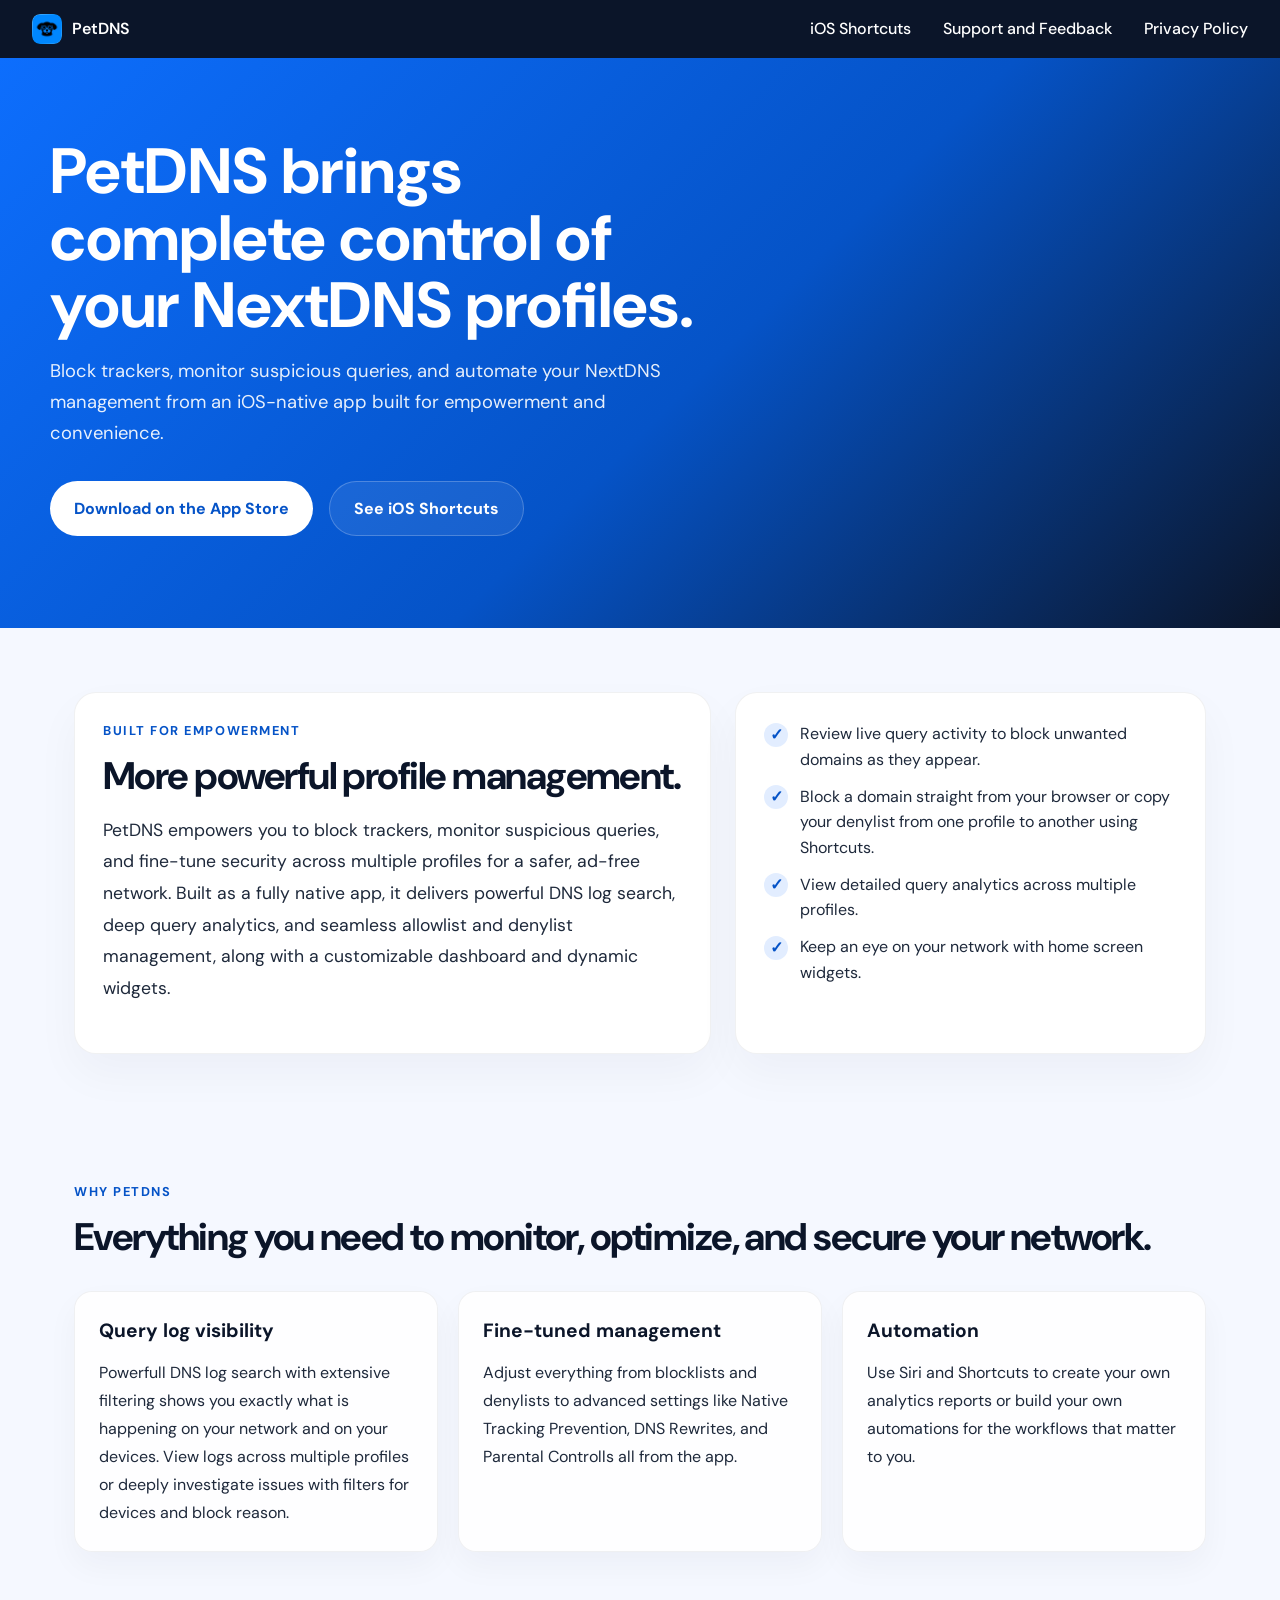
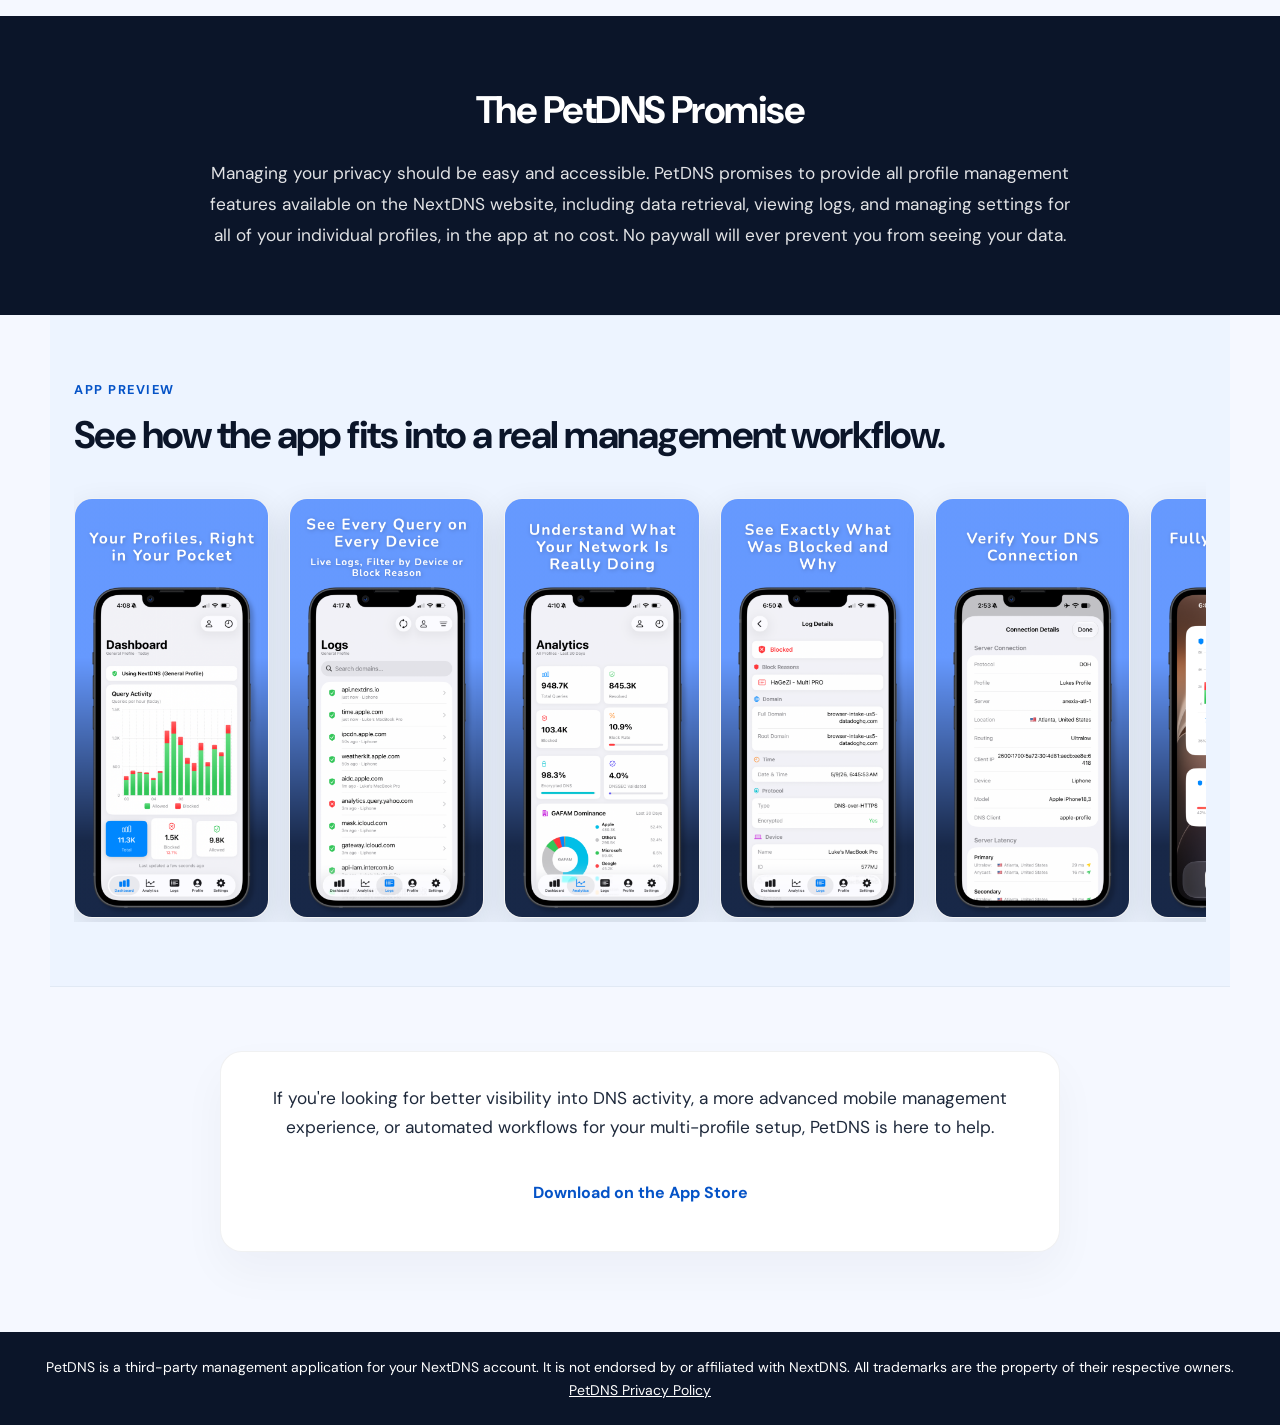
<file: docs/index.html>
<!DOCTYPE html>
<html lang="en">

<head>
  <meta charset="UTF-8">
  <meta name="viewport" content="width=device-width, initial-scale=1.0">
  <title>PetDNS — NextDNS Management for iOS</title>
  <meta name="robots" content="index,follow" />
  <meta name="googlebot" content="index,follow" />

  <meta name="description"
    content="PetDNS gives you a faster way to manage your NextDNS profiles on iPhone. Review DNS logs, handle allowlists and denylists, and automate profile workflows with Siri and Shortcuts.">

  <meta property="og:title" content="PetDNS — NextDNS Management for iOS">
  <meta property="og:description"
    content="PetDNS gives you a faster way to manage your NextDNS profiles on iPhone. Review logs, tune blocklists, and automate workflows with Siri and Shortcuts.">
  <meta property="og:url" content="https://luke-dev26.github.io/PetDNS/">
  <meta property="og:type" content="website">
  <meta property="og:image" content="https://luke-dev26.github.io/PetDNS/assets/images/01.png">
  <link rel="preconnect" href="https://fonts.googleapis.com">
  <link rel="preconnect" href="https://fonts.gstatic.com" crossorigin>
  <link
    href="https://fonts.googleapis.com/css2?family=DM+Sans:ital,opsz,wght@0,9..40,400;0,9..40,500;0,9..40,600;0,9..40,700;1,9..40,400&display=swap"
    rel="stylesheet">
  <link rel="stylesheet" href="style.css">

  <script type="application/ld+json">
  {
    "@context": "https://schema.org",
    "@type": "SoftwareApplication",
    "name": "PetDNS",
    "operatingSystem": "iOS",
    "applicationCategory": "UtilitiesApplication",
    "description": "A native iOS app for managing NextDNS profiles. View DNS query logs, manage allow and denylists, and automate profile workflows with Siri and Shortcuts.",
    "offers": {
      "@type": "Offer",
      "price": "0",
      "priceCurrency": "USD"
    },
    "url": "https://luke-dev26.github.io/PetDNS/"
  }
  </script>

  <style>
    body {
      background: #f5f8ff;
    }

    .hero {
      background: linear-gradient(135deg, #0d6efd 0%, #0553c7 55%, #0b1529 100%);
      color: var(--white);
      padding: 5rem 1.5rem 4rem;
    }

    .hero-inner {
      max-width: 1180px;
      margin: 0 auto;
      display: grid;
      grid-template-columns: 1.2fr 0.8fr;
      gap: 2rem;
      align-items: center;
    }

    .eyebrow {
      display: inline-block;
      font-size: 0.76rem;
      font-weight: 700;
      letter-spacing: 0.12em;
      text-transform: uppercase;
      background: rgba(255, 255, 255, 0.14);
      color: rgba(255, 255, 255, 0.9);
      border: 1px solid rgba(255, 255, 255, 0.2);
      border-radius: 999px;
      padding: 0.55rem 0.9rem;
      margin-bottom: 1rem;
    }

    .hero h1 {
      font-size: clamp(2.5rem, 5vw, 4.2rem);
      line-height: 1.05;
      margin-bottom: 1rem;
    }

    .hero p {
      font-size: 1.15rem;
      line-height: 1.7;
      max-width: 620px;
      color: rgba(255, 255, 255, 0.9);
      margin-bottom: 2rem;
    }

    .hero-actions {
      display: flex;
      flex-wrap: wrap;
      gap: 1rem;
      margin-bottom: 1.75rem;
    }

    .btn {
      display: inline-flex;
      align-items: center;
      justify-content: center;
      padding: 0.85rem 1.5rem;
      border-radius: 999px;
      text-decoration: none;
      font-weight: 700;
      transition: transform 0.15s ease, opacity 0.15s ease;
    }

    .btn:hover {
      transform: translateY(-1px);
      opacity: 0.93;
    }

    .btn-primary {
      background: var(--white);
      color: var(--blue);
    }

    .btn-secondary {
      background: rgba(255, 255, 255, 0.08);
      color: var(--white);
      border: 1px solid rgba(255, 255, 255, 0.22);
    }

    .hero-notes {
      display: flex;
      flex-wrap: wrap;
      gap: 0.75rem;
      margin-top: 0.5rem;
    }

    .hero-note {
      background: rgba(255, 255, 255, 0.08);
      border: 1px solid rgba(255, 255, 255, 0.14);
      border-radius: 12px;
      padding: 0.7rem 0.85rem;
      font-size: 0.88rem;
      color: rgba(255, 255, 255, 0.9);
      backdrop-filter: blur(4px);
    }

    .hero-visual {
      display: flex;
      align-items: center;
      justify-content: center;
      background: rgba(11, 21, 41, 0.12);
      border: 1px solid rgba(255, 255, 255, 0.18);
      border-radius: 28px;
      padding: 1rem;
      box-shadow: 0 25px 50px rgba(9, 18, 38, 0.22);
      min-height: 480px;
    }

    .hero-rotating-image {
      display: block;
      width: min(100%, 420px);
      height: 560px;
      object-fit: contain;
      object-position: center;
      border-radius: 22px;
      background: #fff;
      box-shadow: 0 12px 32px rgba(11, 21, 41, 0.12);
      border: 1px solid rgba(11, 21, 41, 0.08);
    }

    .section {
      max-width: 1180px;
      margin: 0 auto;
      padding: 4rem 1.5rem;
    }

    .stacked {
      display: grid;
      grid-template-columns: 1.15fr 0.85fr;
      gap: 1.5rem;
      align-items: stretch;
    }

    .panel {
      background: var(--white);
      border: 1px solid rgba(11, 21, 41, 0.06);
      border-radius: 22px;
      box-shadow: 0 20px 45px rgba(11, 21, 41, 0.04);
      padding: 1.75rem;
    }

    .section-heading {
      font-size: 0.8rem;
      font-weight: 700;
      letter-spacing: 0.12em;
      text-transform: uppercase;
      color: var(--blue);
      margin-bottom: 0.8rem;
    }

    .big-title {
      font-size: clamp(2rem, 3vw, 2.8rem);
      line-height: 1.15;
      letter-spacing: -0.04em;
      color: var(--dark);
      margin-bottom: 1rem;
    }

    .lead {
      font-size: 1.1rem;
      line-height: 1.8;
      color: var(--body-text);
      margin-bottom: 1.25rem;
    }

    .check-list {
      list-style: none;
      display: grid;
      gap: 0.7rem;
      padding: 0;
      margin: 0;
    }

    .check-list li {
      display: flex;
      gap: 0.75rem;
      align-items: flex-start;
      color: var(--body-text);
      line-height: 1.6;
      font-size: 1rem;
    }

    .check-list li::before {
      content: "✓";
      width: 1.5rem;
      height: 1.5rem;
      display: inline-flex;
      align-items: center;
      justify-content: center;
      border-radius: 50%;
      background: rgba(13, 110, 253, 0.12);
      color: var(--blue);
      font-weight: 700;
      flex-shrink: 0;
      margin-top: 0.1rem;
    }

    .feature-grid {
      display: grid;
      grid-template-columns: repeat(3, minmax(0, 1fr));
      gap: 1.25rem;
      margin-top: 2rem;
    }

    .feature-card {
      background: rgba(255, 255, 255, 0.84);
      border: 1px solid rgba(11, 21, 41, 0.06);
      border-radius: 18px;
      padding: 1.5rem;
      box-shadow: 0 14px 32px rgba(11, 21, 41, 0.04);
    }

    .feature-card h3 {
      font-size: 1.2rem;
      margin: 0 0 0.8rem;
      color: var(--dark);
    }

    .feature-card p {
      margin: 0;
      color: var(--body-text);
      line-height: 1.75;
      font-size: 1rem;
    }

    .promise {
      background: var(--dark);
      color: var(--white);
      text-align: center;
      padding: 4rem 1.5rem;
    }

    .promise-inner {
      max-width: 860px;
      margin: 0 auto;
    }

    .promise h2 {
      font-size: clamp(2rem, 3vw, 2.8rem);
      letter-spacing: -0.04em;
      margin-bottom: 1rem;
      color: var(--white);
    }

    .promise p {
      font-size: 1.08rem;
      line-height: 1.8;
      color: rgba(255, 255, 255, 0.88);
      margin: 0;
    }

    .screenshots {
      background: #edf4ff;
      border-top: 1px solid rgba(11, 21, 41, 0.05);
      border-bottom: 1px solid rgba(11, 21, 41, 0.05);
    }

    .screenshot-strip {
      display: flex;
      gap: 1.25rem;
      overflow-x: auto;
      scroll-snap-type: x mandatory;
      padding: 1rem 0 0.25rem;
      margin-top: 1.5rem;
    }

    .screenshot-strip img {
      height: 420px;
      width: auto;
      border-radius: 18px;
      box-shadow: 0 12px 32px rgba(11, 21, 41, 0.12);
      scroll-snap-align: start;
      flex-shrink: 0;
      background: var(--white);
      border: 1px solid rgba(11, 21, 41, 0.05);
    }

    .cta-band {
      text-align: center;
      padding: 4rem 1.5rem 5rem;
    }

    .cta-band .panel {
      max-width: 840px;
      margin: 0 auto;
      padding: 2rem;
    }

    .cta-band p {
      margin: 0 0 1.5rem;
      color: var(--body-text);
      font-size: 1.08rem;
      line-height: 1.7;
    }

    @media (max-width: 900px) {

      .hero-inner,
      .stacked {
        grid-template-columns: 1fr;
      }

      .feature-grid {
        grid-template-columns: 1fr;
      }
    }
  </style>
</head>

<body>

  <nav>
    <a href="index.html" class="nav-brand">
      <img src="assets/PetDNS-Default.png" alt="PetDNS" class="nav-logo">
      PetDNS
    </a>
    <button class="nav-toggle" aria-label="Toggle navigation" aria-expanded="false">
      <span></span>
      <span></span>
      <span></span>
    </button>
    <div class="nav-links">
      <a href="shortcuts.html">iOS Shortcuts</a>
      <a href="support.html">Support and Feedback</a>
      <a href="privacy.html">Privacy Policy</a>
    </div>
  </nav>

  <section class="hero">
    <div class="hero-inner">
      <div>
        <h1>PetDNS brings complete control of your NextDNS profiles.</h1>
        <p>Block trackers, monitor suspicious queries, and automate your NextDNS management from an iOS-native app built for empowerment and convenience.</p>
        <div class="hero-actions">
          <a href="https://apps.apple.com/us/app/petdns/id6772567385" class="btn btn-primary">Download on the App Store</a>
          <a href="shortcuts.html" class="btn btn-secondary">See iOS Shortcuts</a>
        </div>
      </div>
    </div>
  </section>

  <section class="section">
    <div class="stacked">
      <div class="panel">
        <div class="section-heading">Built for empowerment</div>
        <h2 class="big-title">More powerful profile management.</h2>
        <p class="lead">PetDNS empowers you to block trackers, monitor suspicious queries, and fine-tune security across multiple profiles for a safer, ad-free network. Built as a fully native app, it delivers powerful DNS log search, deep query analytics, and seamless allowlist and denylist management, along with a customizable dashboard and dynamic widgets.</p>
      </div>

      <div class="panel">
        <ul class="check-list">
          <li>Review live query activity to block unwanted domains as they appear.</li>
          <li>Block a domain straight from your browser or copy your denylist from one profile to another using Shortcuts.</li>
          <li>View detailed query analytics across multiple profiles.</li>
          <li>Keep an eye on your network with home screen widgets.</li>
        </ul>
      </div>
    </div>
  </section>

  <section class="section">
    <div class="section-heading">Why PetDNS</div>
    <h2 class="big-title">Everything you need to monitor, optimize, and secure your network.</h2>

    <div class="feature-grid">
      <article class="feature-card">
        <h3>Query log visibility</h3>
        <p>Powerfull DNS log search with extensive filtering shows you exactly what is happening on your network and on your devices. View logs across multiple profiles or deeply investigate issues with filters for devices and block reason.</p>
      </article>

      <article class="feature-card">
        <h3>Fine-tuned management</h3>
        <p>Adjust everything from blocklists and denylists to advanced settings like Native Tracking Prevention, DNS Rewrites, and Parental Controlls all from the app.</p>
      </article>

      <article class="feature-card">
        <h3>Automation</h3>
        <p>Use Siri and Shortcuts to create your own analytics reports or build your own automations for the workflows that matter to you.</p>
      </article>
    </div>
  </section>

  <section class="promise">
    <div class="promise-inner">
      <h2>The PetDNS Promise</h2>
      <p>Managing your privacy should be easy and accessible. PetDNS promises to provide all profile management features available on the NextDNS website, including data retrieval, viewing logs, and managing settings for all of your individual profiles, in the app at no cost. No paywall will ever prevent you from seeing your data.</p>
    </div>
  </section>

  <section class="section screenshots">
    <div class="section-heading">App preview</div>
    <h2 class="big-title">See how the app fits into a real management workflow.</h2>
    <div class="screenshot-strip">
      <img src="assets/images/dashboard.png" alt="PetDNS dashboard overview">
      <img src="assets/images/logs.png" alt="PetDNS logs overview">
      <img src="assets/images/analytics.png" alt="PetDNS analytics overview">
      <img src="assets/images/log-details.png" alt="PetDNS log detail view">
      <img src="assets/images/connection.png" alt="PetDNS connection overview">
      <img src="assets/images/widgets.png" alt="PetDNS widgets overview">
      <img src="assets/images/shortcuts.png" alt="Automation workflow preview">
    </div>
  </section>

  <section class="cta-band">
    <div class="panel">
      <p>If you're looking for better visibility into DNS activity, a more advanced mobile management experience, or automated workflows for your multi-profile setup, PetDNS is here to help.</p>
      <a href="https://apps.apple.com/us/app/petdns/id6772567385" class="btn btn-primary">Download on the App Store</a>
    </div>
  </section>

  <footer>
    <p>PetDNS is a third-party management application for your NextDNS account. It is not endorsed by or affiliated with NextDNS. All trademarks are the property of their respective owners. <a href="privacy.html">PetDNS Privacy Policy</a></p>
  </footer>

  <script src="script.js"></script>
</body>

</html>
</file>
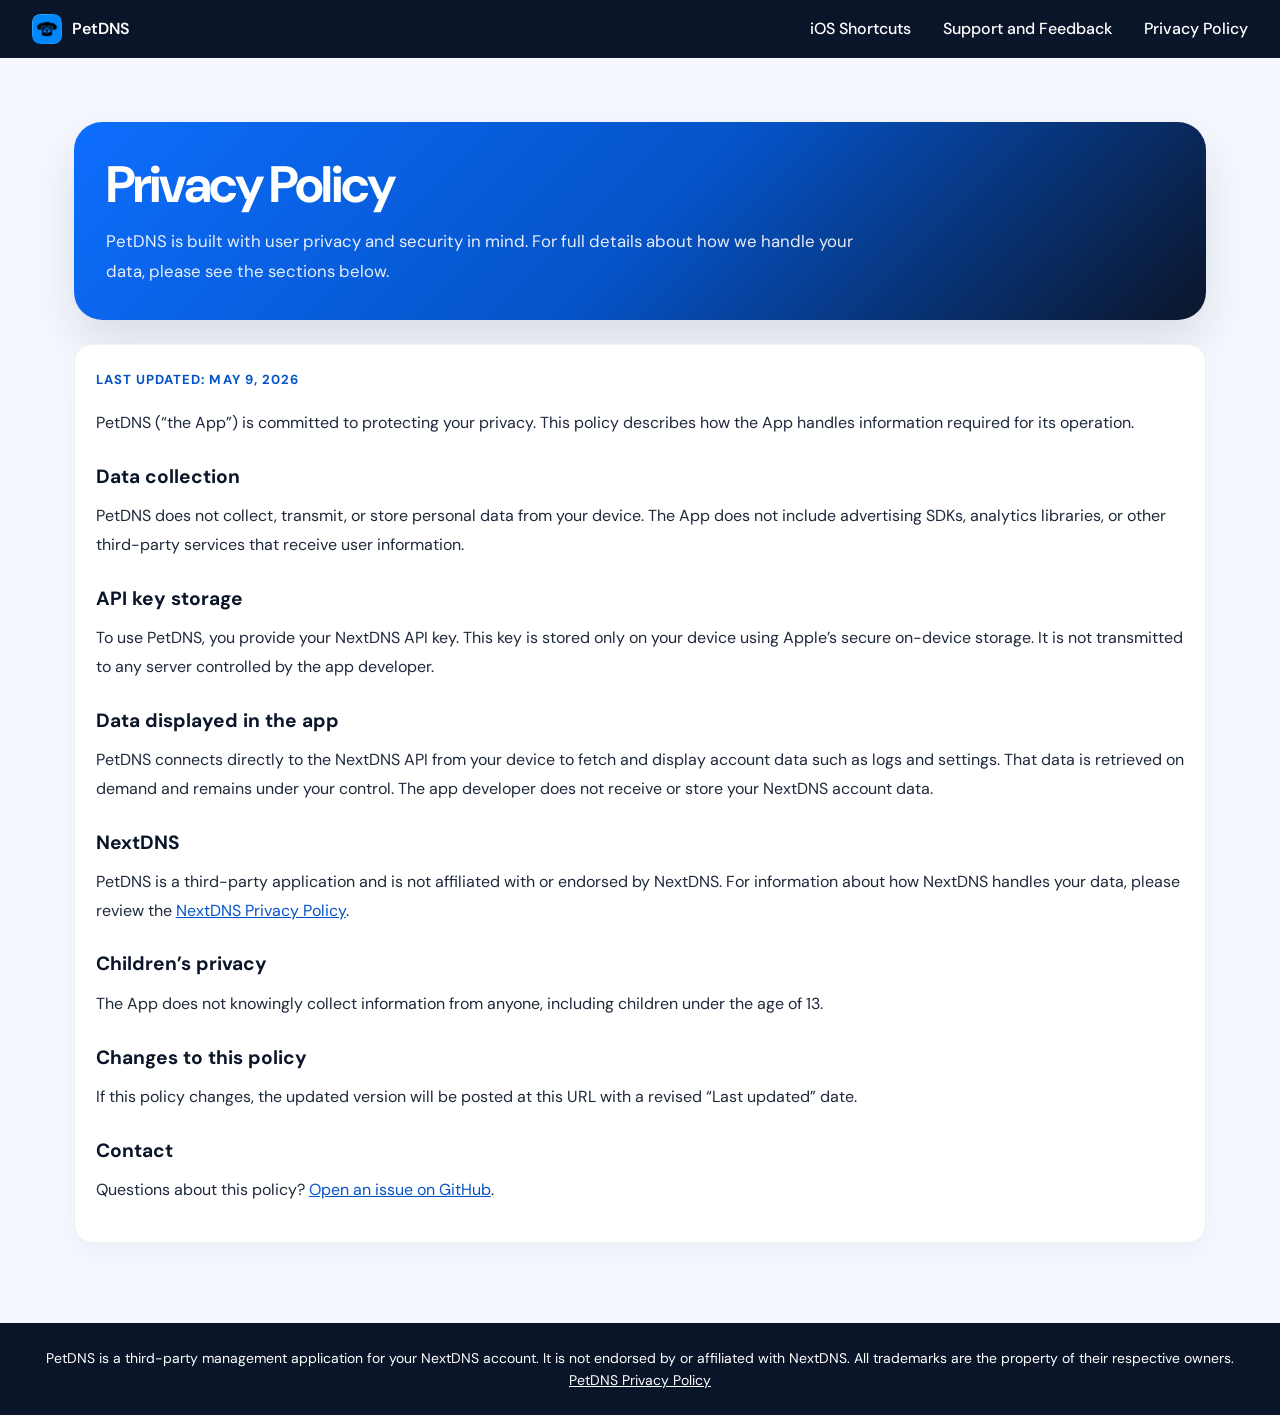
<file: docs/privacy.html>
<!DOCTYPE html>
<html lang="en">

<head>
  <meta charset="UTF-8">
  <meta name="viewport" content="width=device-width, initial-scale=1.0">
  <title>Privacy Policy — PetDNS</title>

  <meta name="description"
    content="PetDNS privacy policy. The app does not collect or transmit personal data, and your NextDNS API key is stored only on your device using secure on-device storage.">

  <meta property="og:title" content="Privacy Policy — PetDNS">
  <meta property="og:description"
    content="PetDNS does not collect or transmit personal data. Your NextDNS API key is stored only on your device using secure on-device storage.">
  <meta property="og:url" content="https://luke-dev26.github.io/PetDNS/privacy.html">
  <meta property="og:type" content="website">
  <link rel="preconnect" href="https://fonts.googleapis.com">
  <link rel="preconnect" href="https://fonts.gstatic.com" crossorigin>
  <link
    href="https://fonts.googleapis.com/css2?family=DM+Sans:ital,opsz,wght@0,9..40,400;0,9..40,500;0,9..40,600;0,9..40,700;1,9..40,400&display=swap"
    rel="stylesheet">
  <link rel="stylesheet" href="style.css">
</head>

<body>

  <nav>
    <a href="index.html" class="nav-brand">
      <img src="assets/PetDNS-Default.png" alt="PetDNS" class="nav-logo">
      PetDNS
    </a>
    <button class="nav-toggle" aria-label="Toggle navigation" aria-expanded="false">
      <span></span>
      <span></span>
      <span></span>
    </button>
    <div class="nav-links">
      <a href="shortcuts.html">iOS Shortcuts</a>
      <a href="support.html">Support and Feedback</a>
      <a href="privacy.html">Privacy Policy</a>
    </div>
  </nav>

  <main class="privacy-shell">
    <section class="privacy-hero">
      <h1>Privacy Policy</h1>
      <p>PetDNS is built with user privacy and security in mind. For full details about how we handle your data, please see the sections below.</p>
    </section>

    <section class="content-card" style="padding:1.5rem 1.3rem;">
      <div class="updated"
        style="font-size: 0.82rem; font-weight: 700; letter-spacing: 0.08em; text-transform: uppercase; color: var(--blue); margin-bottom: 1.2rem;">
        Last updated: May 9, 2026</div>

      <p style="margin: 0 0 0.8rem; line-height: 1.8; color: var(--body-text);">PetDNS (“the App”) is committed to
        protecting your privacy. This policy describes how the App handles information required for its operation.</p>

      <h2 style="font-size:1.2rem; color: var(--dark); margin:1.5rem 0 0.6rem;">Data collection</h2>
      <p style="margin: 0 0 0.8rem; line-height: 1.8; color: var(--body-text);">PetDNS does not collect, transmit, or
        store personal data from your device. The App does not include advertising SDKs, analytics libraries, or other
        third-party services that receive user information.</p>

      <h2 style="font-size:1.2rem; color: var(--dark); margin:1.5rem 0 0.6rem;">API key storage</h2>
      <p style="margin: 0 0 0.8rem; line-height: 1.8; color: var(--body-text);">To use PetDNS, you provide your NextDNS
        API key. This key is stored only on your device using Apple’s secure on-device storage. It is not transmitted to
        any server controlled by the app developer.</p>

      <h2 style="font-size:1.2rem; color: var(--dark); margin:1.5rem 0 0.6rem;">Data displayed in the app</h2>
      <p style="margin: 0 0 0.8rem; line-height: 1.8; color: var(--body-text);">PetDNS connects directly to the NextDNS
        API from your device to fetch and display account data such as logs and settings. That data is retrieved on
        demand and remains under your control. The app developer does not receive or store your NextDNS account data.
      </p>

      <h2 style="font-size:1.2rem; color: var(--dark); margin:1.5rem 0 0.6rem;">NextDNS</h2>
      <p style="margin: 0 0 0.8rem; line-height: 1.8; color: var(--body-text);">PetDNS is a third-party application and
        is not affiliated with or endorsed by NextDNS. For information about how NextDNS handles your data, please
        review the <a href="https://nextdns.io/privacy" target="_blank">NextDNS Privacy Policy</a>.</p>

      <h2 style="font-size:1.2rem; color: var(--dark); margin:1.5rem 0 0.6rem;">Children’s privacy</h2>
      <p style="margin: 0 0 0.8rem; line-height: 1.8; color: var(--body-text);">The App does not knowingly collect
        information from anyone, including children under the age of 13.</p>

      <h2 style="font-size:1.2rem; color: var(--dark); margin:1.5rem 0 0.6rem;">Changes to this policy</h2>
      <p style="margin: 0 0 0.8rem; line-height: 1.8; color: var(--body-text);">If this policy changes, the updated
        version will be posted at this URL with a revised “Last updated” date.</p>

      <h2 style="font-size:1.2rem; color: var(--dark); margin:1.5rem 0 0.6rem;">Contact</h2>
      <p style="margin: 0 0 0.8rem; line-height: 1.8; color: var(--body-text);">Questions about this policy? <a
          href="https://github.com/luke-dev26/PetDNS/issues" target="_blank">Open an issue on GitHub</a>.</p>
    </section>
  </main>

  <footer>
    <p>PetDNS is a third-party management application for your NextDNS account. It is not endorsed by or affiliated with NextDNS. All trademarks are the property of their respective owners. <a href="privacy.html">PetDNS Privacy Policy</a></p>
  </footer>

  <script src="script.js"></script>
</body>

</html>
</file>
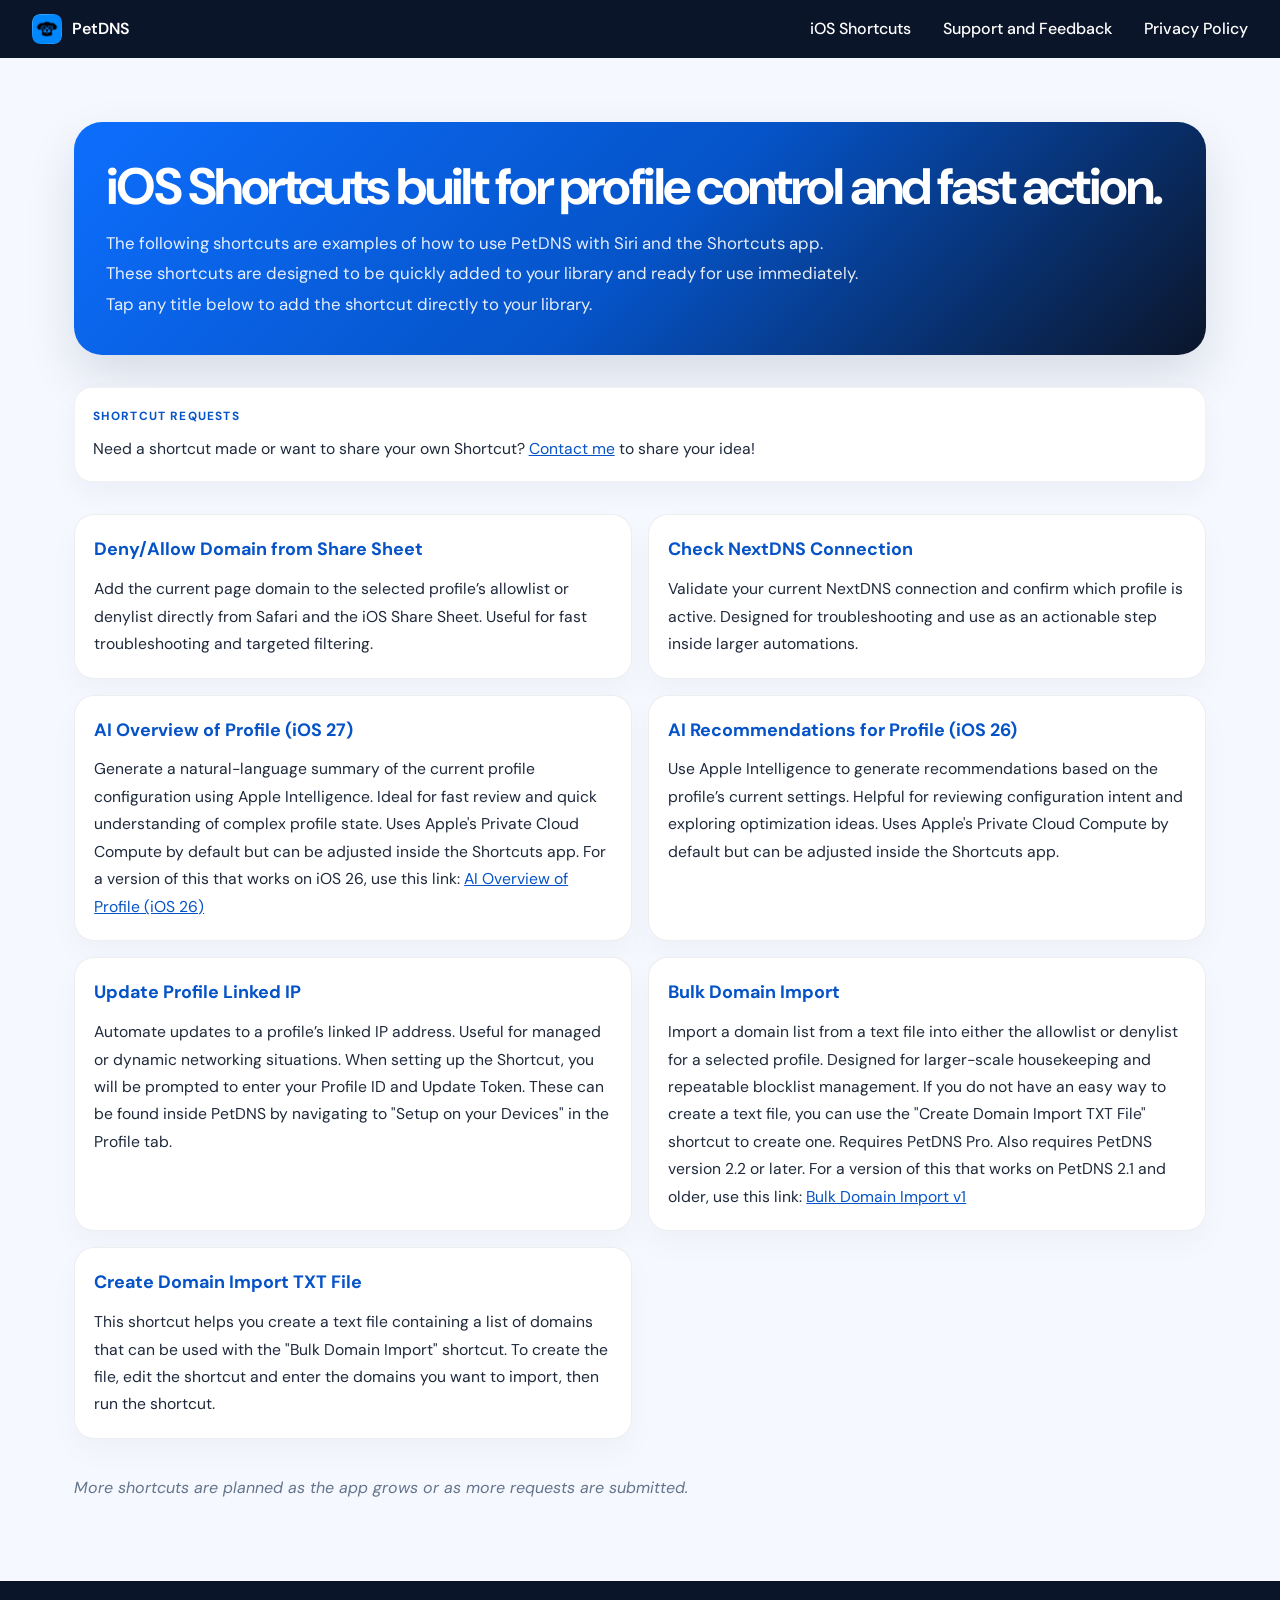
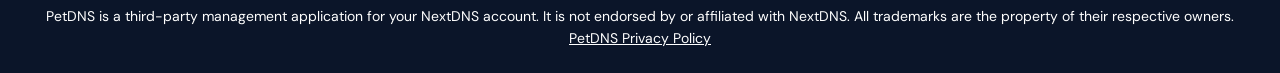
<file: docs/shortcuts.html>
<!DOCTYPE html>
<html lang="en">

<head>
  <meta charset="UTF-8">
  <meta name="viewport" content="width=device-width, initial-scale=1.0">
  <title>iOS Shortcuts — PetDNS</title>

  <meta name="description"
    content="Power-user Siri and iOS Shortcuts for PetDNS. Add domains from Safari, inspect your connection, update linked IPs, and bulk-manage allowlist and denylist entries.">

  <meta property="og:title" content="iOS Shortcuts — PetDNS">
  <meta property="og:description"
    content="Power-user Siri and iOS Shortcuts for PetDNS. Add domains from Safari, inspect your connection, update linked IPs, and automate profile workflows.">
  <meta property="og:url" content="https://luke-dev26.github.io/PetDNS/shortcuts.html">
  <meta property="og:type" content="website">
  <link rel="preconnect" href="https://fonts.googleapis.com">
  <link rel="preconnect" href="https://fonts.gstatic.com" crossorigin>
  <link
    href="https://fonts.googleapis.com/css2?family=DM+Sans:ital,opsz,wght@0,9..40,400;0,9..40,500;0,9..40,600;0,9..40,700;1,9..40,400&display=swap"
    rel="stylesheet">
  <link rel="stylesheet" href="style.css">
</head>

<body>

  <nav>
    <a href="index.html" class="nav-brand">
      <img src="assets/PetDNS-Default.png" alt="PetDNS" class="nav-logo">
      PetDNS
    </a>
    <button class="nav-toggle" aria-label="Toggle navigation" aria-expanded="false">
      <span></span>
      <span></span>
      <span></span>
    </button>
    <div class="nav-links">
      <a href="shortcuts.html">iOS Shortcuts</a>
      <a href="support.html">Support and Feedback</a>
      <a href="privacy.html">Privacy Policy</a>
    </div>
  </nav>

  <main class="page-shell">
    <section class="page-hero">
      <h1>iOS Shortcuts built for profile control and fast action.</h1>
      <p>The following shortcuts are examples of how to use PetDNS with Siri and the Shortcuts app. These shortcuts are designed to be quickly added to your library and ready for use immediately. Tap any title below to add the shortcut directly to your library.
      </p>
    </section>

    <section class="section" style="margin-top:2rem;">
      <div class="feature-box">
        <strong>Shortcut Requests</strong>
        <p>Need a shortcut made or want to share your own Shortcut? <a href="support.html" target="_blank">Contact me</a> to share your idea!</p>
      </div>
    </section>

    <section class="section" style="margin-top:2rem;">
      <div class="shortcut-grid">
        <article class="shortcut-card">
          <h3><a href="https://www.icloud.com/shortcuts/c76b0f600bd9456898855239575adde0">Deny/Allow Domain from Share Sheet</a></h3>
          <p>Add the current page domain to the selected profile’s allowlist or denylist directly from Safari and the
            iOS Share Sheet. Useful for fast troubleshooting and targeted filtering.</p>
        </article>

        <article class="shortcut-card">
          <h3><a href="https://www.icloud.com/shortcuts/4d41e994f96a41df824b99202575baa9">Check NextDNS Connection</a>
          </h3>
          <p>Validate your current NextDNS connection and confirm which profile is active. Designed for troubleshooting and use as an actionable step inside larger automations.</p>
        </article>

        <article class="shortcut-card">
          <h3><a href="https://www.icloud.com/shortcuts/4dc4cd760e3a4d7cb67ba3f5aa556f88">AI Overview of Profile (iOS 27)</a></h3>
          <p>Generate a natural-language summary of the current profile configuration using Apple Intelligence. Ideal
            for fast review and quick understanding of complex profile state. Uses Apple's Private Cloud Compute by default but can be adjusted inside the Shortcuts app.
          For a version of this that works on iOS 26, use this link: <a href="https://www.icloud.com/shortcuts/3771af32c2354adab01809ac71886cb6">AI Overview of Profile (iOS 26)</a>
          </p>
        </article>

        <article class="shortcut-card">
          <h3><a href="https://www.icloud.com/shortcuts/c92e2bb4e72447e7971aaaad5de10888">AI Recommendations for
              Profile (iOS 26)</a></h3>
          <p>Use Apple Intelligence to generate recommendations based on the profile’s current settings. Helpful for
            reviewing configuration intent and exploring optimization ideas. Uses Apple's Private Cloud Compute by default but can be adjusted inside the Shortcuts app.</p>
        </article>

        <article class="shortcut-card">
          <h3><a href="https://www.icloud.com/shortcuts/8bcabc1b322e401a8f8ff40e07eb96ff">Update Profile Linked IP</a>
          </h3>
          <p>Automate updates to a profile’s linked IP address. Useful for managed or dynamic networking situations. When setting up the Shortcut, you will be prompted to enter your Profile ID and Update Token. These can be found inside PetDNS by navigating to "Setup on your Devices" in the Profile tab.
          </p>
        </article>

        <article class="shortcut-card">
          <h3><a href="https://www.icloud.com/shortcuts/fdbb74f016714caca0585e0461829743">Bulk Domain Import</a></h3>
          <p>Import a domain list from a text file into either the allowlist or denylist for a selected profile.
            Designed for larger-scale housekeeping and repeatable blocklist management. If you do not have an easy way to create a text file, you can use the "Create Domain Import TXT File" shortcut to create one. Requires PetDNS Pro. Also requires PetDNS version 2.2 or later.
          For a version of this that works on PetDNS 2.1 and older, use this link: <a href="https://www.icloud.com/shortcuts/441e461bf70d45858bcca9321e02d627">Bulk Domain Import v1</a>
          </p>
        </article>

        <article class="shortcut-card">
          <h3><a href="https://www.icloud.com/shortcuts/2463c5ef8dff4888900ced4f4c0ae485">Create Domain Import TXT File</a></h3>
          <p>This shortcut helps you create a text file containing a list of domains that can be used with the "Bulk Domain Import" shortcut. To create the file, edit the shortcut and enter the domains you want to import, then run the shortcut.</p>
        </article>
      </div>

      <p class="shortcut-note">More shortcuts are planned as the app grows or as more requests are submitted.</p>
    </section>
  </main>

  <footer>
    <p>PetDNS is a third-party management application for your NextDNS account. It is not endorsed by or affiliated with NextDNS. All trademarks are the property of their respective owners. <a href="privacy.html">PetDNS Privacy Policy</a></p>
  </footer>

  <script src="script.js"></script>
</body>

</html>
</file>
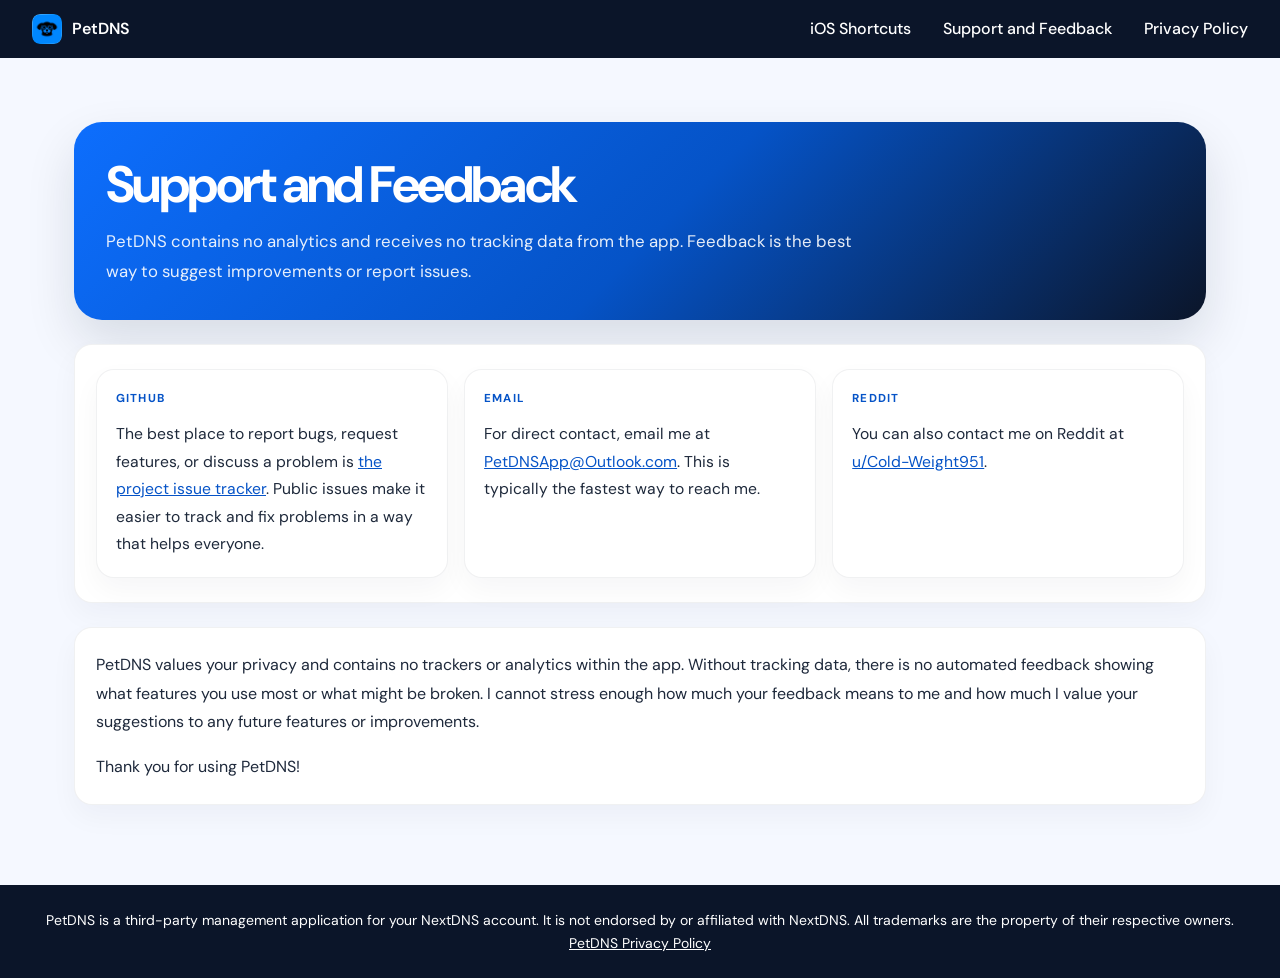
<file: docs/support.html>
<!DOCTYPE html>
<html lang="en">

<head>
  <meta charset="UTF-8">
  <meta name="viewport" content="width=device-width, initial-scale=1.0">
  <title>Support — PetDNS</title>

  <meta name="description"
    content="Get support for PetDNS. Report bugs and request features on GitHub, or reach out by email or Reddit.">

  <meta property="og:title" content="Support — PetDNS">
  <meta property="og:description"
    content="Get support for PetDNS. Report bugs and request features on GitHub, or reach out by email or Reddit.">
  <meta property="og:url" content="https://luke-dev26.github.io/PetDNS/support.html">
  <meta property="og:type" content="website">
  <link rel="preconnect" href="https://fonts.googleapis.com">
  <link rel="preconnect" href="https://fonts.gstatic.com" crossorigin>
  <link
    href="https://fonts.googleapis.com/css2?family=DM+Sans:ital,opsz,wght@0,9..40,400;0,9..40,500;0,9..40,600;0,9..40,700;1,9..40,400&display=swap"
    rel="stylesheet">
  <link rel="stylesheet" href="style.css">
</head>

<body>

  <nav>
    <a href="index.html" class="nav-brand">
      <img src="assets/PetDNS-Default.png" alt="PetDNS" class="nav-logo">
      PetDNS
    </a>
    <button class="nav-toggle" aria-label="Toggle navigation" aria-expanded="false">
      <span></span>
      <span></span>
      <span></span>
    </button>
    <div class="nav-links">
      <a href="shortcuts.html">iOS Shortcuts</a>
      <a href="support.html">Support and Feedback</a>
      <a href="privacy.html">Privacy Policy</a>
    </div>
  </nav>

  <main class="support-shell">
    <section class="support-hero">
      <h1>Support and Feedback</h1>
      <p>PetDNS contains no analytics and receives no tracking data from the app. Feedback is the best way to suggest improvements or report issues.</p>
    </section>

    <article class="content-card" style="padding:1.5rem 1.3rem;">
      <div class="content-grid" style="margin-top:0;">
        <div class="content-card" style="padding:1.25rem 1.2rem;">
          <strong>GitHub</strong>
          <p>The best place to report bugs, request features, or discuss a problem is <a
              href="https://github.com/luke-dev26/PetDNS/issues" target="_blank">the project issue tracker</a>. Public
            issues make it easier to track and fix problems in a way that helps everyone.</p>
        </div>
        <div class="content-card" style="padding:1.25rem 1.2rem;">
          <strong>Email</strong>
          <p>For direct contact, email me at <a href="mailto:PetDNSApp@Outlook.com">PetDNSApp@Outlook.com</a>. This is typically the fastest way to reach me.</p>
        </div>
        <div class="content-card" style="padding:1.25rem 1.2rem;">
          <strong>Reddit</strong>
          <p>You can also contact me on Reddit at <a
              href="https://www.reddit.com/user/Cold-Weight951/" target="_blank">u/Cold-Weight951</a>.</p>
        </div>
      </div>
    </article>

    <div class="content-card" style="padding:1.4rem 1.3rem; margin-top: 1.5rem;">
      <p style="margin:0; line-height:1.8; color: var(--body-text);">PetDNS values your privacy and contains no trackers or analytics within the app. Without tracking data, there is no automated feedback showing what features you use most or what might be broken. I cannot stress enough how much your feedback means to me and how much I value your suggestions to any future features or improvements.</p>
      <p style="margin:0; line-height:1.8; color: var(--body-text); margin-top: 1rem;">Thank you for using PetDNS!</p>
    </div>
  </main>

  <footer>
    <p>PetDNS is a third-party management application for your NextDNS account. It is not endorsed by or affiliated with NextDNS. All trademarks are the property of their respective owners. <a href="privacy.html">PetDNS Privacy Policy</a></p>
  </footer>

  <script src="script.js"></script>
</body>

</html>
</file>
<file: docs/style.css>
:root {
    --blue: #0553C7;
    --blue-light: #0D6EFD;
    --blue-hover: #0449B5;
    --dark: #0B1529;
    --light-bg: #f8fafc;
    --body-text: #1e293b;
    --white: #ffffff;
}

* {
    box-sizing: border-box;
    margin: 0;
    padding: 0;
}

body {
    font-family: 'DM Sans', -apple-system, BlinkMacSystemFont, "Segoe UI", sans-serif;
    color: var(--body-text);
    background: var(--white);
    line-height: 1.6;
}

a {
    color: var(--blue);
}

a:hover {
    color: var(--blue-hover);
}

nav {
    background: var(--dark);
    padding: 0.875rem 2rem;
    display: flex;
    align-items: center;
    justify-content: space-between;
}

.nav-brand {
    display: flex;
    align-items: center;
    gap: 0.6rem;
    color: var(--white);
    text-decoration: none;
    font-weight: 600;
    font-size: 1rem;
}

.nav-logo {
    height: 30px;
    width: 30px;
    border-radius: 8px;
}

.nav-links {
    display: flex;
    gap: 2rem;
}

nav a {
    color: var(--white);
    text-decoration: none;
    font-weight: 500;
}

nav a:hover {
    color: var(--blue-light);
}

.nav-brand:hover {
    color: var(--white);
    opacity: 0.8;
}

/* Hamburger button */
.nav-toggle {
    display: none;
    flex-direction: column;
    gap: 5px;
    background: none;
    border: none;
    cursor: pointer;
    padding: 4px;
}

.nav-toggle span {
    display: block;
    width: 22px;
    height: 2px;
    background: var(--white);
    border-radius: 2px;
    transition: transform 0.2s, opacity 0.2s;
}

nav.nav-open .nav-toggle span:nth-child(1) {
    transform: translateY(7px) rotate(45deg);
}

nav.nav-open .nav-toggle span:nth-child(2) {
    opacity: 0;
}

nav.nav-open .nav-toggle span:nth-child(3) {
    transform: translateY(-7px) rotate(-45deg);
}

@media (max-width: 768px) {
    nav {
        flex-wrap: wrap;
    }

    .nav-toggle {
        display: flex;
    }

    .nav-links {
        display: none;
        width: 100%;
        flex-direction: column;
        gap: 0;
        padding: 0.75rem 0 0.25rem;
        border-top: 1px solid rgba(255, 255, 255, 0.1);
        margin-top: 0.75rem;
    }

    .nav-links a {
        padding: 0.6rem 0;
        border-bottom: 1px solid rgba(255, 255, 255, 0.06);
    }

    .nav-links a:last-child {
        border-bottom: none;
    }

    nav.nav-open .nav-links {
        display: flex;
    }
}

body {
    background: #f5f8ff;
    color: var(--body-text);
}

main {
    max-width: 860px;
    margin: 0 auto;
    padding: 2rem;
}

.feature-strip {
    display: grid;
    grid-template-columns: repeat(3, minmax(0, 1fr));
    gap: 1rem;
    margin-top: 2rem;
}

.feature-box {
    background: var(--white);
    border: 1px solid rgba(11, 21, 41, 0.06);
    border-radius: 18px;
    padding: 1.2rem 1.1rem;
    box-shadow: 0 12px 28px rgba(11, 21, 41, 0.04);
}

.feature-box strong {
    display: block;
    color: var(--blue);
    font-size: 0.74rem;
    letter-spacing: 0.1em;
    text-transform: uppercase;
    margin-bottom: 0.6rem;
}

.feature-box p {
    margin: 0;
    color: var(--body-text);
    line-height: 1.7;
    font-size: 0.98rem;
}

.shortcut-grid {
    display: grid;
    grid-template-columns: repeat(2, minmax(0, 1fr));
    gap: 1rem;
    margin-top: 2rem;
}

.shortcut-card {
    background: var(--white);
    border: 1px solid rgba(11, 21, 41, 0.07);
    border-radius: 20px;
    padding: 1.25rem 1.2rem;
    box-shadow: 0 14px 30px rgba(11, 21, 41, 0.03);
}

.shortcut-card h3 {
    margin: 0 0 0.7rem;
    font-size: 1.12rem;
    color: var(--dark);
}

.shortcut-card h3 a {
    color: var(--blue);
    text-decoration: none;
}

.shortcut-card p {
    margin: 0;
    color: var(--body-text);
    line-height: 1.75;
    font-size: 0.98rem;
}

.shortcut-note {
    margin-top: 2.25rem;
    color: #64748b;
    font-style: italic;
}

.page-shell,
.support-shell,
.privacy-shell {
    max-width: 1180px;
    margin: 0 auto;
    padding: 4rem 1.5rem 5rem;
}

.page-hero,
.support-hero,
.privacy-hero {
    background: linear-gradient(135deg, #0d6efd 0%, #0553c7 52%, #0b1529 100%);
    border-radius: 28px;
    box-shadow: 0 22px 50px rgba(11, 21, 41, 0.12);
    color: var(--white);
}

.page-hero {
    padding: 2.25rem 2rem;
}

.page-hero h1,
.support-hero h1,
.privacy-hero h1 {
    letter-spacing: -0.05em;
    line-height: 1.12;
    margin-bottom: 0.8rem;
}

.page-hero h1 {
    font-size: clamp(2.2rem, 4vw, 3.5rem);
}

.support-hero,
.privacy-hero {
    padding: 2.1rem 2rem;
    margin-bottom: 1.5rem;
}

.support-hero h1,
.privacy-hero h1 {
    font-size: clamp(2.2rem, 4vw, 3.4rem);
}

.page-hero p,
.support-hero p,
.privacy-hero p {
    font-size: 1.05rem;
    line-height: 1.8;
    color: rgba(255, 255, 255, 0.9);
    max-width: 760px;
    margin: 0;
}

.content-card {
    background: var(--white);
    border: 1px solid rgba(11, 21, 41, 0.06);
    border-radius: 18px;
    box-shadow: 0 12px 28px rgba(11, 21, 41, 0.04);
}

.content-grid {
    display: grid;
    grid-template-columns: repeat(3, minmax(0, 1fr));
    gap: 1rem;
    margin-top: 1.5rem;
}

.content-grid .content-card {
    padding: 1.25rem 1.2rem;
}

.content-grid strong {
    display: block;
    font-size: 0.72rem;
    letter-spacing: 0.1em;
    text-transform: uppercase;
    color: var(--blue);
    margin-bottom: 0.75rem;
}

.content-grid p {
    margin: 0;
    color: var(--body-text);
    line-height: 1.75;
    font-size: 0.98rem;
}

footer {
    background: var(--dark);
    color: var(--white);
    text-align: center;
    padding: 1.5rem;
    font-size: 0.875rem;
}

footer a {
    color: var(--white);
}

@media (max-width: 900px) {

    .content-grid,
    .feature-strip,
    .shortcut-grid {
        grid-template-columns: 1fr;
    }
}

@media (max-width: 768px) {
    .hero-visual {
        display: none !important;
    }
}
</file>
